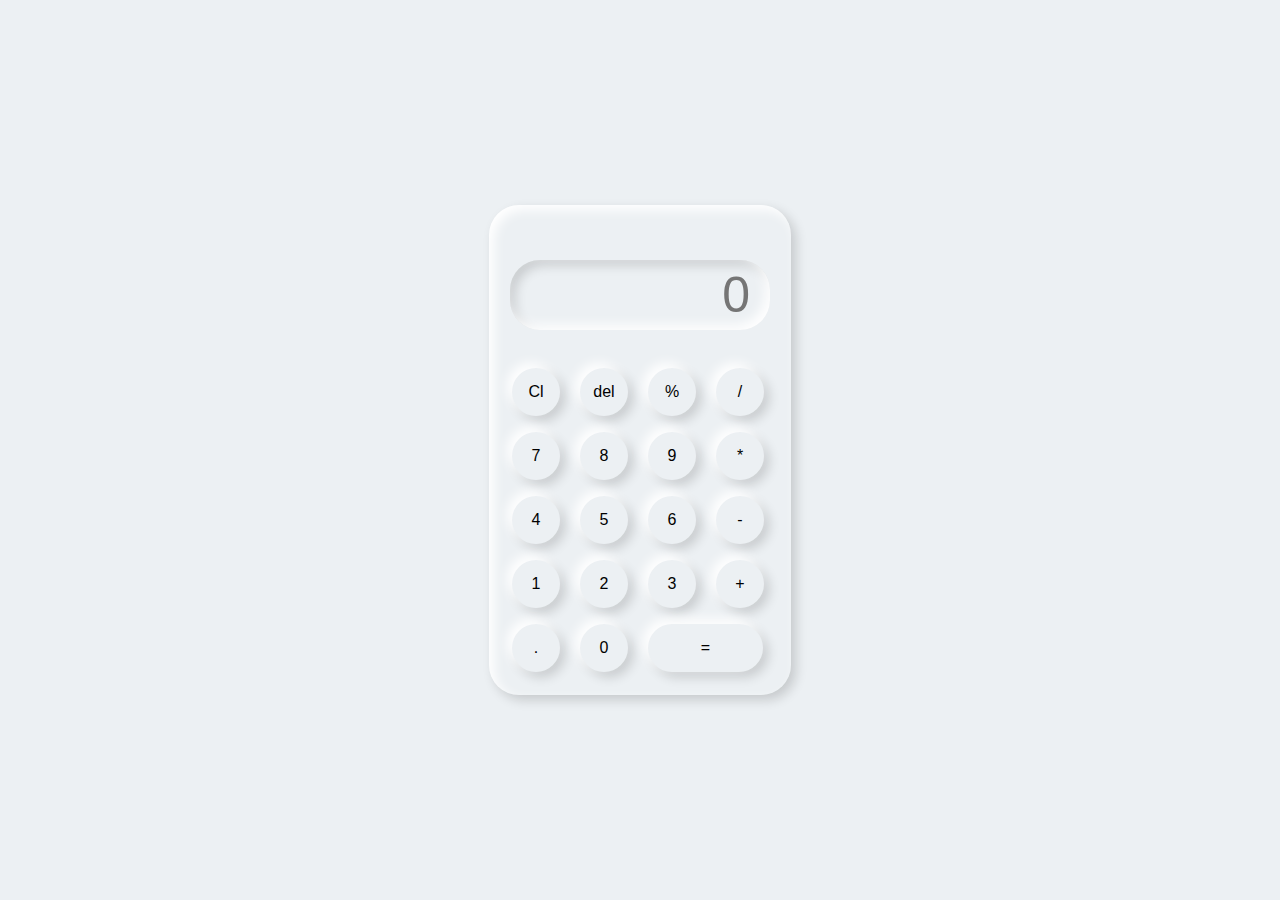
<file: calculator/index.html>
<!DOCTYPE html>
<html lang="en">
<head>
    <meta charset="UTF-8">
    <meta name="viewport" content="width=device-width, initial-scale=1.0">
    <link rel="stylesheet" href="style.css">
    <title>calculator</title>
</head>
<body>
    <div class="container">
        <div class="calculator">
            <input type="text" placeholder="0" id="output-screen">
            <button onclick="Clear()">Cl</button>
            <button onclick="del()">del</button>
            <button onclick="display('%')">%</button>
            <button onclick="display('/')">/</button>
            <button onclick="display('7')">7</button>
            <button onclick="display('8')">8</button>
            <button onclick="display('9')">9</button>
            <button onclick="display('*')">*</button>
            <button onclick="display('4')">4</button>
            <button onclick="display('5')">5</button>
            <button onclick="display('6')">6</button>
            <button onclick="display('-')">-</button>
            <button onclick="display('1')">1</button>
            <button onclick="display('2')">2</button>
            <button onclick="display('3')">3</button>
            <button onclick="display('+')">+</button>
            <button onclick="display('.')">.</button>
            <button onclick="display('0')">0</button>
            <button onclick="Calculate()" class="equal">=</button>
        </div>
    </div>
    <script>
        let outputScreen = document.getElementById("output-screen");
        function display(num){
            outputScreen.value += num;
        }
        function Calculate(){
            try {
                outputScreen.value = eval(outputScreen.value);
            } catch(err) {
                alert("Invalid");
            }
        }
        function Clear(){
            outputScreen.value = "";
        }
        function del(){
            outputScreen.value = outputScreen.value.slice(0,-1);
        }
    </script>
</body>
</html>
</file>
<file: calculator/style.css>
*{
     margin: 0;
     padding: 0;
     box-sizing: border-box;
     background-color: #ecf0f3;
     font-family: sans-serif;
     outline: none;
}
.container{
    height: 100vh;
    display: flex;
    justify-content: center ;
    align-items: center;

}
.calculator{
    background-color:#ecf0f3 ;
    padding: 15px;
    border-radius: 30px;
    box-shadow: inset 5px 5px 12px #ffffff,
                      5px 5px 12px rgba(0,0,0,.16);
display: grid;
grid-template-columns: repeat(4,68px);
                      

}
input{
    grid-column:span 4 ;
    height: 70px;
    width: 260px;
    background-color: #ecf0f3;
    box-shadow: inset -5px -5px 12px #ffffff,
                inset 5px 5px 12px rgba(0,0,0,.16);
    border:none;            
    border-radius: 30px;
    color: rgb(70, 70, 70);
    font-size: 50px;
    text-align: end;
    margin: auto;
    margin-top: 40px;
    margin-bottom: 30px;
    padding: 20px;
}
button{
    height: 48px;
    width: 48px;
    background-color: #ecf0f3;
    box-shadow:-5px -5px 12px #ffffff,
               5px 5px 12px rgba(0,0,0,.16); 
     border : none;
     border-radius: 50%;
     margin: 8px;
     font-size: 16px;

}
.equal{
    width:115px;
    border-radius: 40px;
    background-color: #ecf0f3;
    box-shadow:-5px -5px 12px #ffffff,
               5px 5px 12px rgba(0,0,0,.16);
}
</file>
